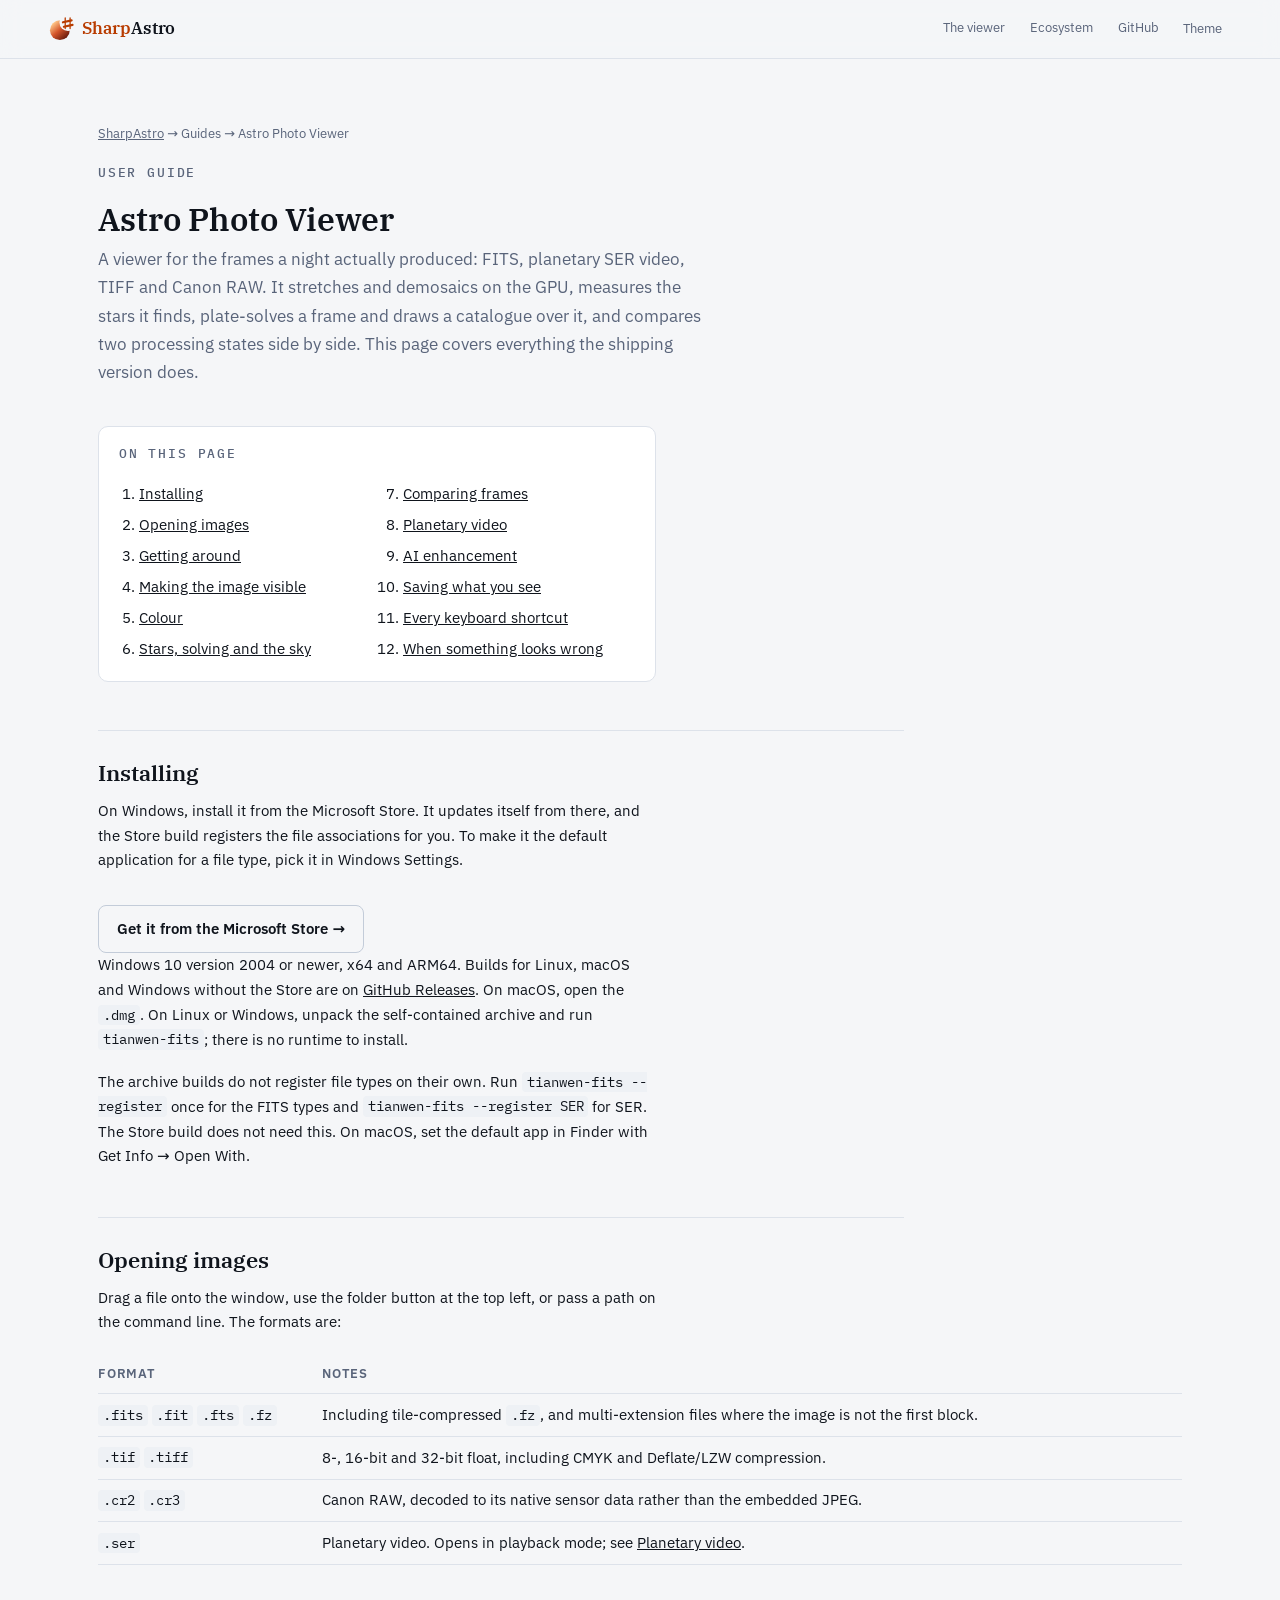
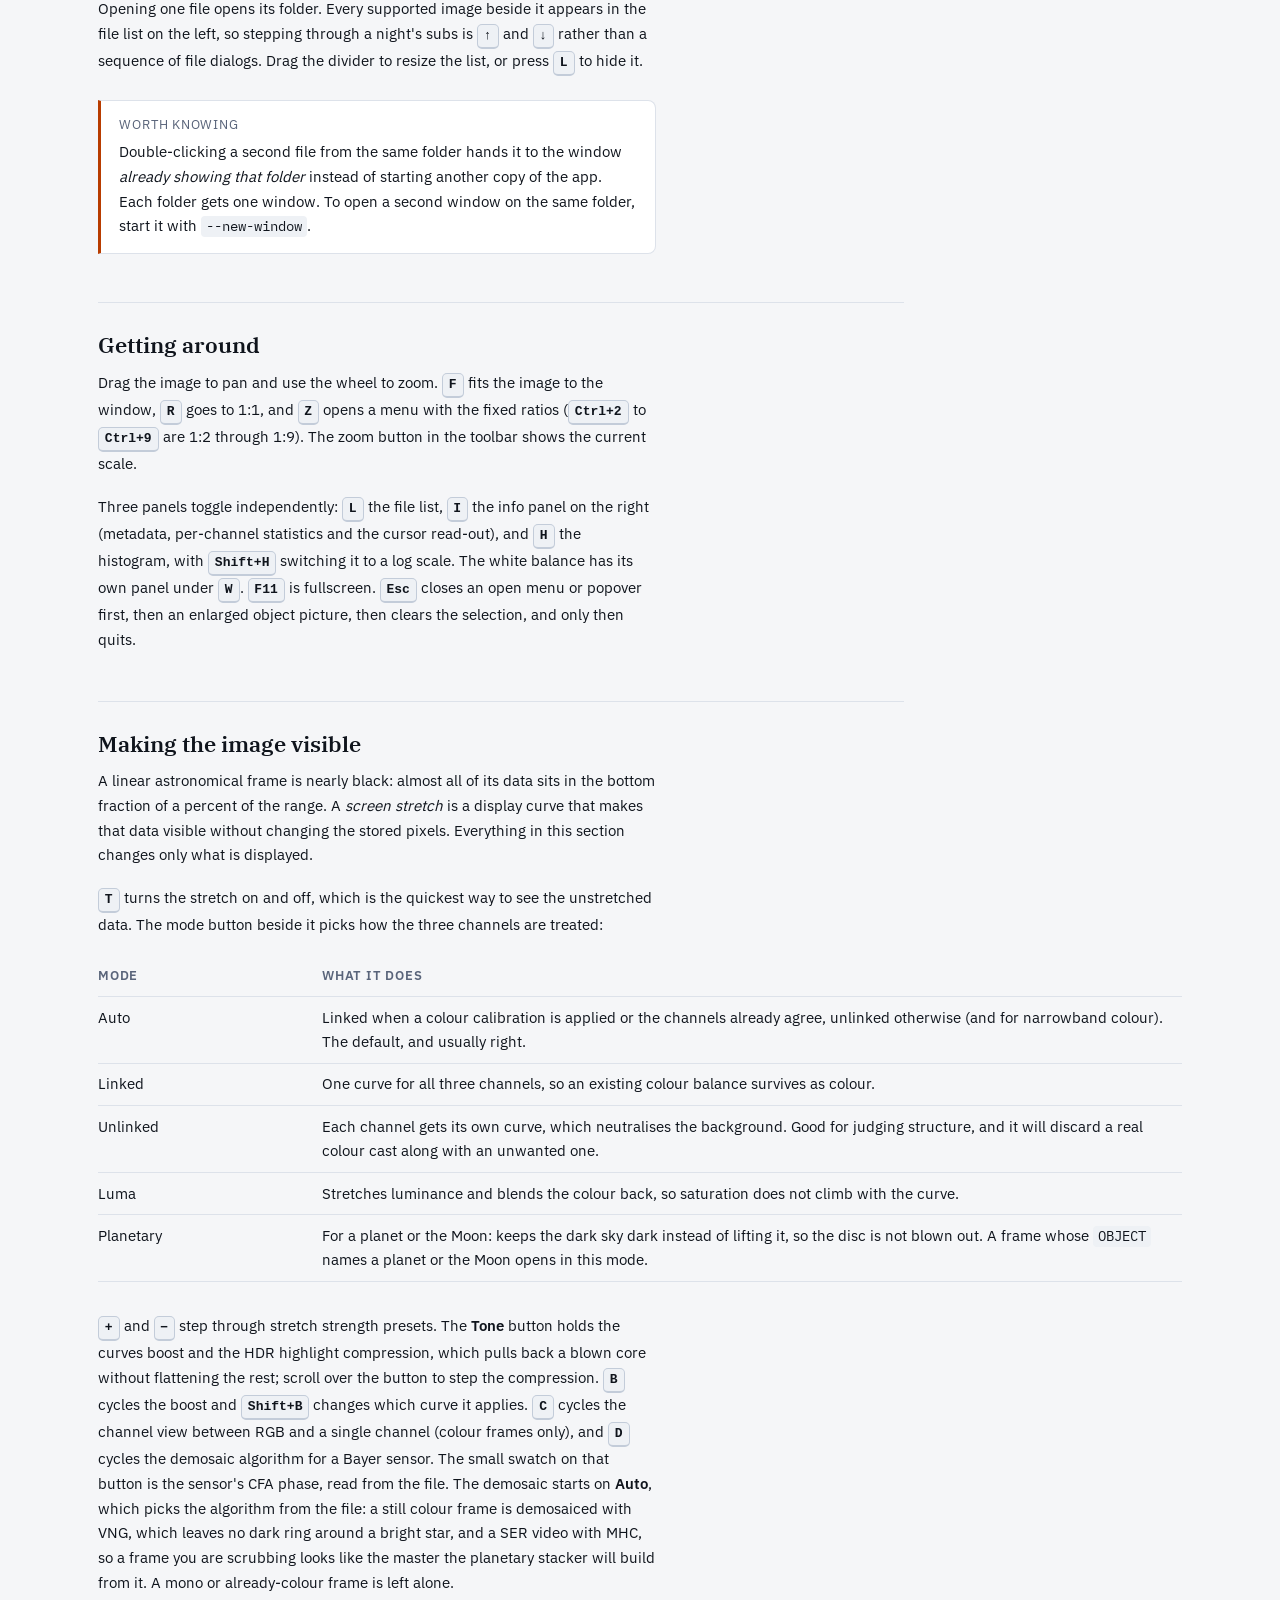
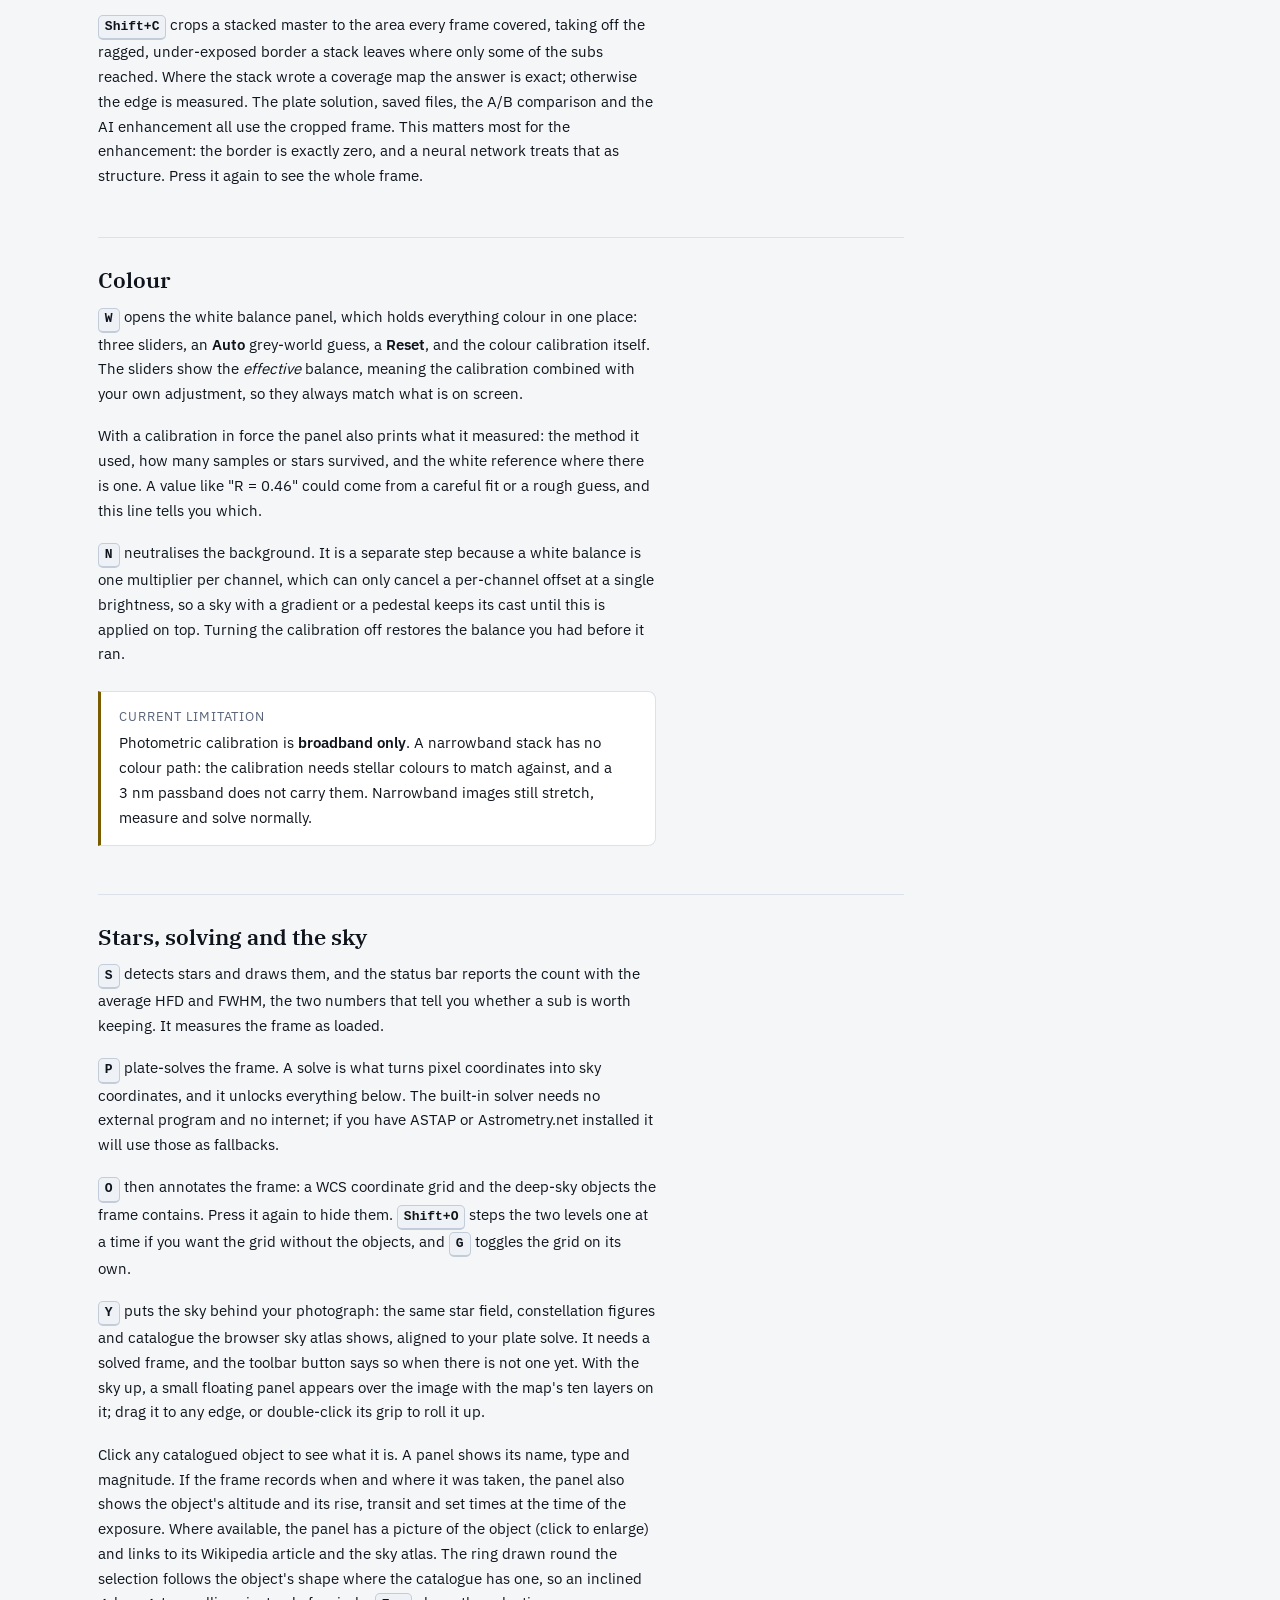
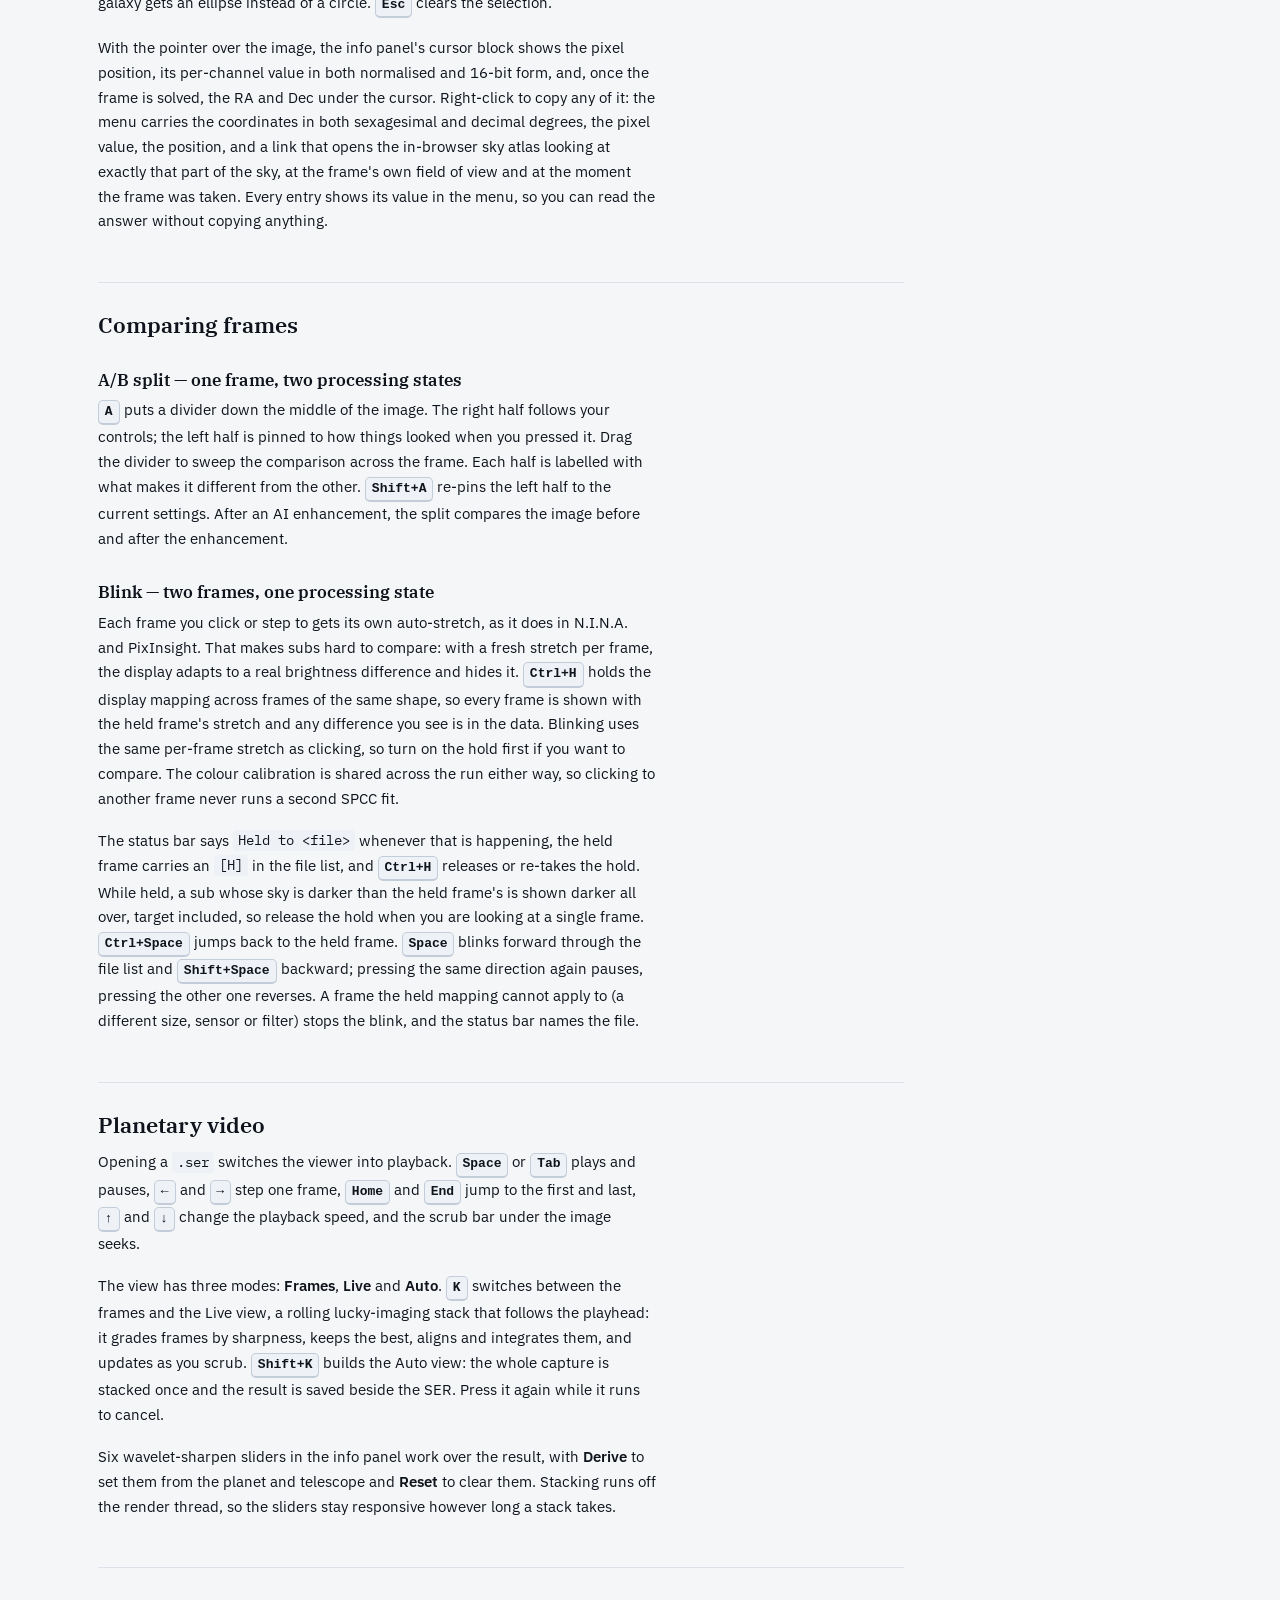
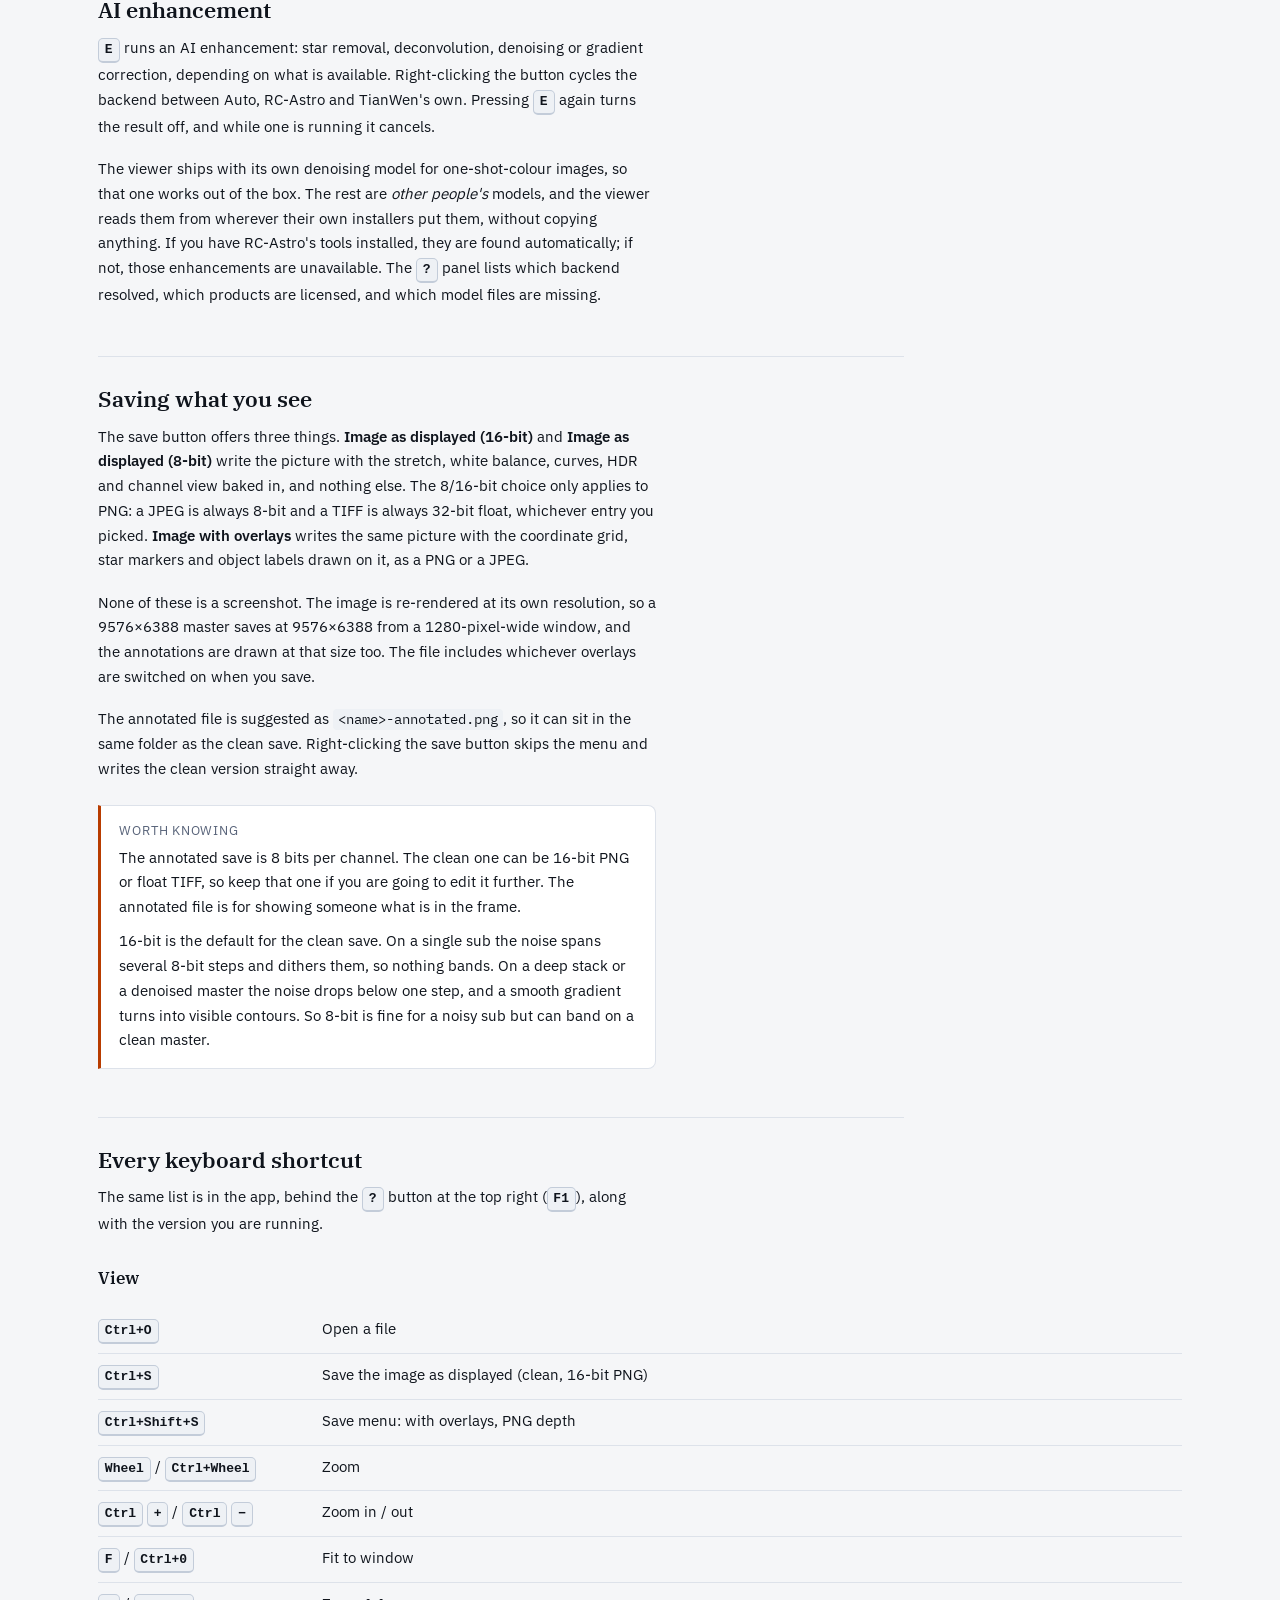
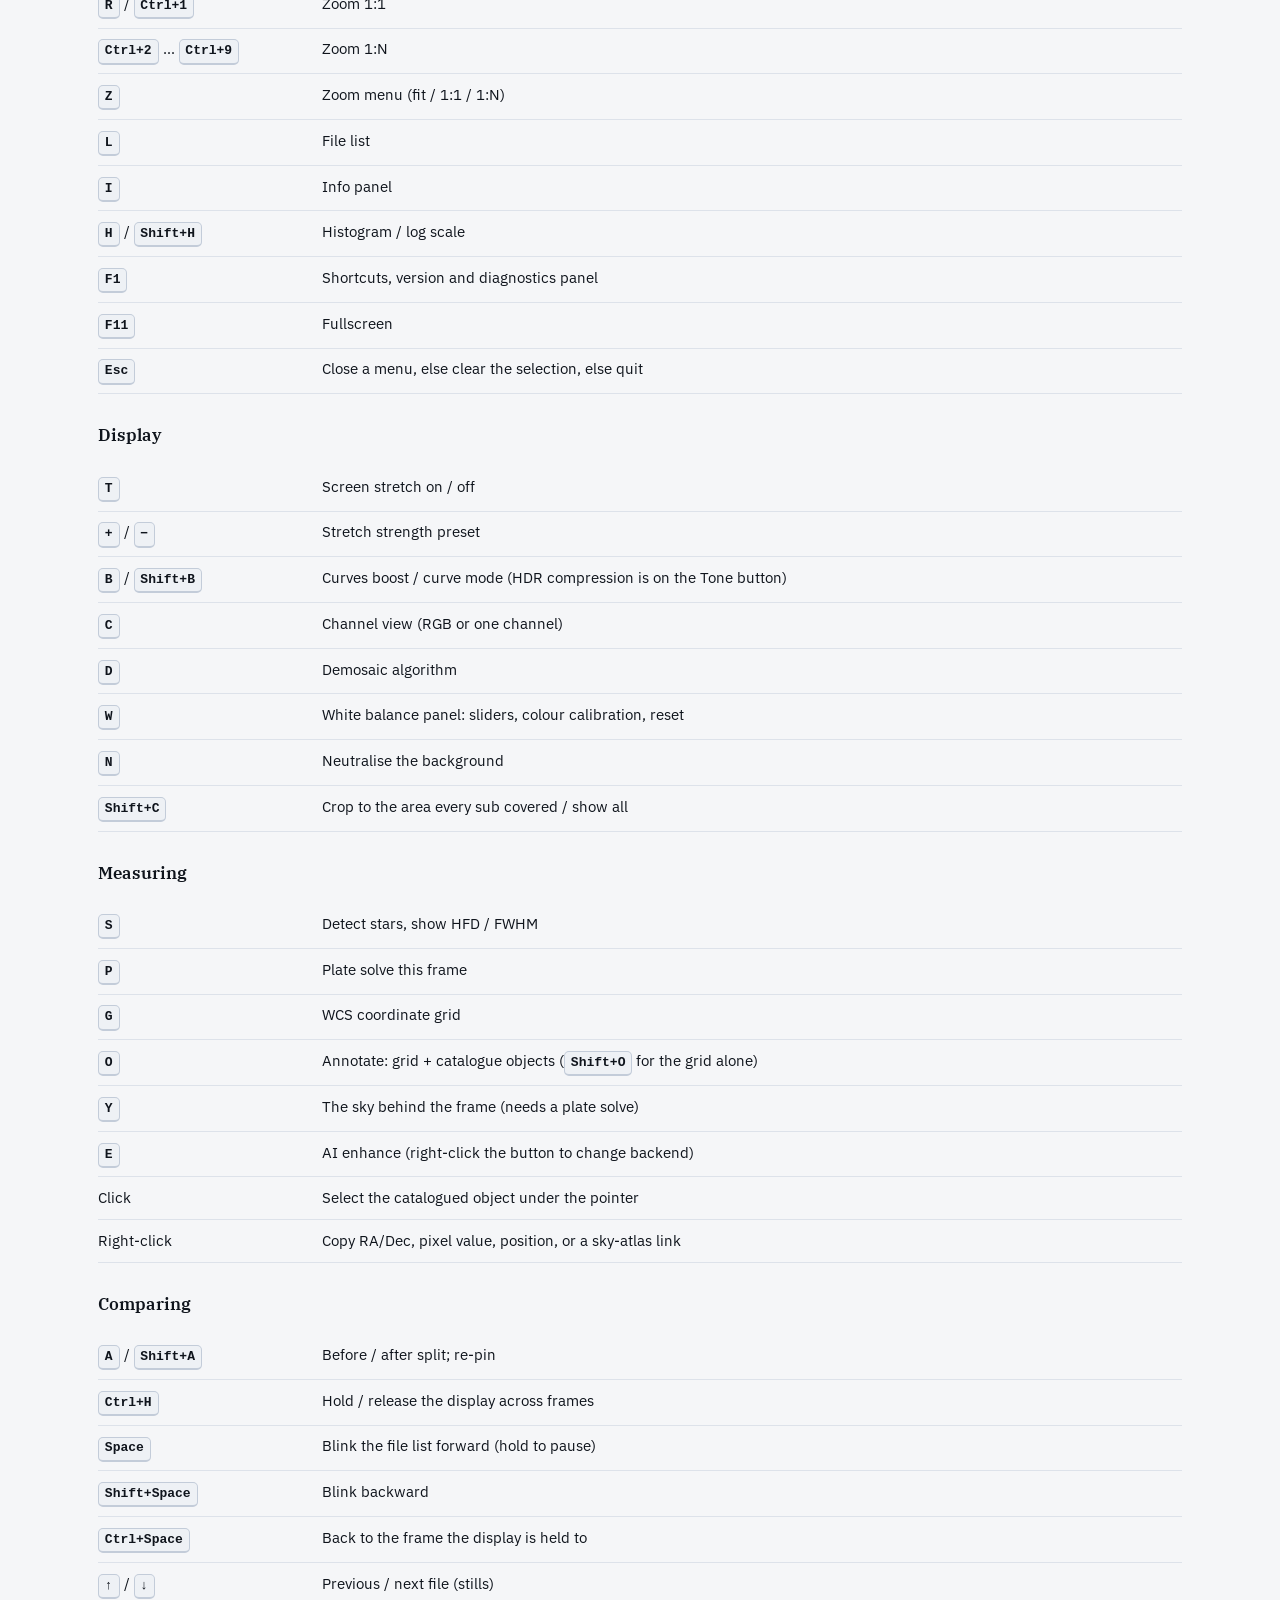
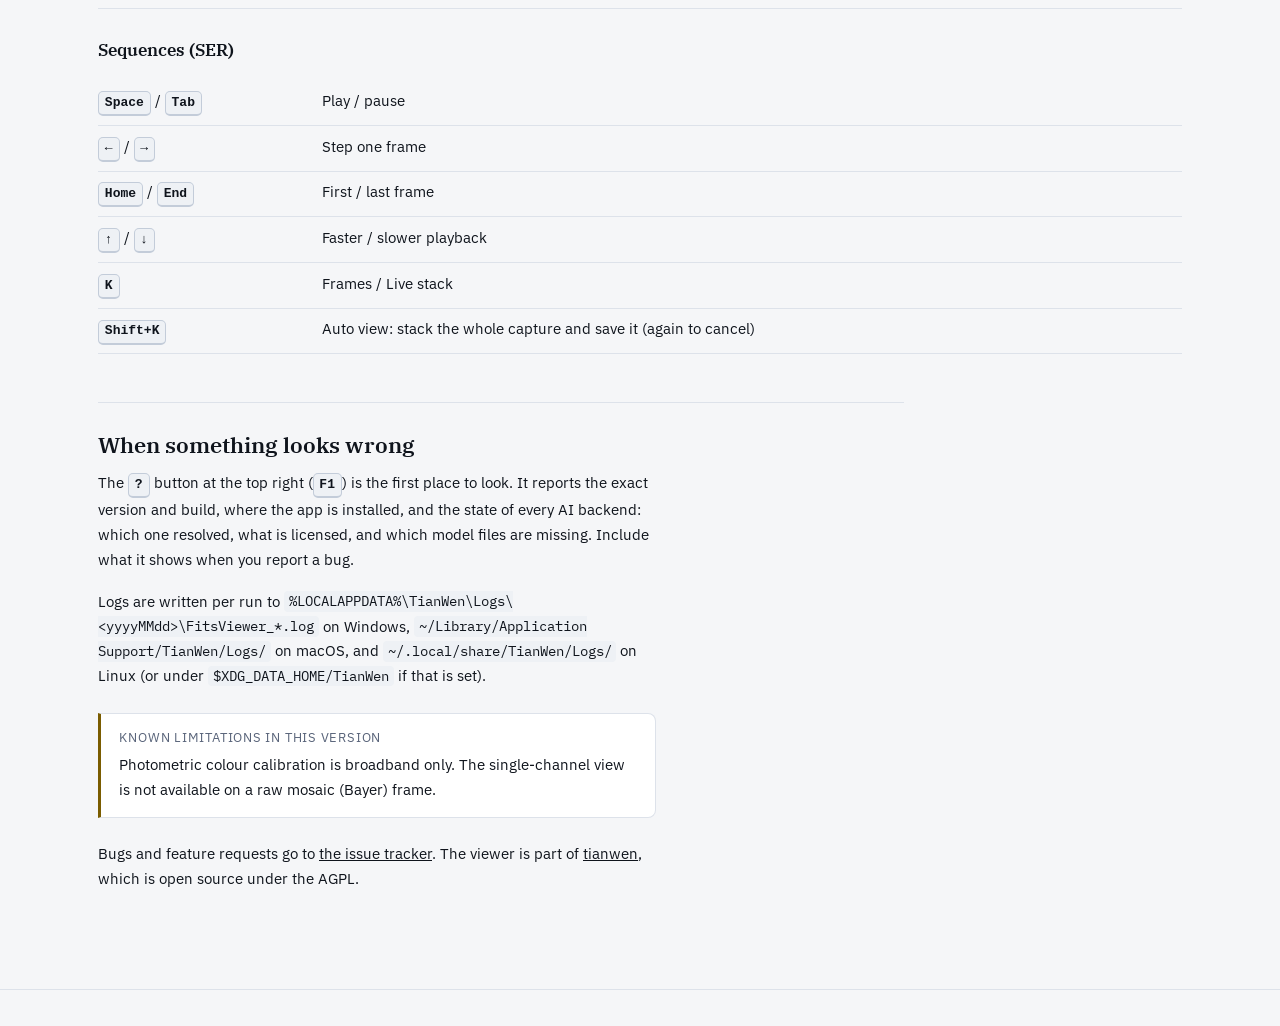
<file: guide/viewer.html>
<!DOCTYPE html>
<html lang="en">

<head>
    <meta charset="utf-8" />
    <meta name="viewport" content="width=device-width, initial-scale=1" />
    <title>Astro Photo Viewer — user guide — SharpAstro</title>
    <meta name="description"
          content="How to use Astro Photo Viewer: opening FITS, TIFF, Canon RAW and SER files, the screen stretch, colour calibration, plate solving, star measurement, the A/B split and blink comparison, planetary stacking, and every keyboard shortcut." />
    <link rel="canonical" href="https://sharpastro.github.io/guide/viewer.html" />

    <meta property="og:type" content="article" />
    <meta property="og:title" content="Astro Photo Viewer — user guide" />
    <meta property="og:description"
          content="Opening files, the screen stretch, colour calibration, plate solving, comparing frames, planetary stacking, and every keyboard shortcut." />
    <meta property="og:url" content="https://sharpastro.github.io/guide/viewer.html" />
    <meta property="og:image" content="https://sharpastro.github.io/assets/img/og-cover.jpg" />
    <meta property="og:image:width" content="1200" />
    <meta property="og:image:height" content="630" />
    <meta name="twitter:card" content="summary_large_image" />

    <!-- The smallest form of the mark: the sharp alone, since at 16 px the eclipsed moon and the
         sharp in its shadow bite run together. Night-mode orange, which reads on browser chrome of
         either colour. -->
    <link rel="icon" href="data:image/svg+xml,<svg xmlns=%22http://www.w3.org/2000/svg%22 viewBox=%2216.7 1.4 15 15%22><g fill=%22%23e04a00%22><rect x=%2220.4%22 y=%221.6%22 width=%221.6%22 height=%2214.6%22 rx=%22.8%22/><rect x=%2226.4%22 y=%221.6%22 width=%221.6%22 height=%2214.6%22 rx=%22.8%22/><g transform=%22rotate(-12 24.2 8.9)%22><rect x=%2217.4%22 y=%225.2%22 width=%2213.6%22 height=%222.7%22 rx=%221.35%22/><rect x=%2217.4%22 y=%2210.8%22 width=%2213.6%22 height=%222.7%22 rx=%221.35%22/></g></g></svg>" />

    <link rel="preload" href="../assets/fonts/plex-sans-400.woff2" as="font" type="font/woff2" crossorigin />
    <link rel="preload" href="../assets/fonts/plex-serif-600.woff2" as="font" type="font/woff2" crossorigin />
    <link rel="stylesheet" href="../assets/site.css" />
    <link rel="stylesheet" href="../assets/guide.css" />

    <!-- Applied before first paint so a chosen theme never flashes the other one. -->
    <script>
        (function () {
            try {
                var t = localStorage.getItem("sharpastro-theme");
                if (t === "light" || t === "dark") document.documentElement.setAttribute("data-theme", t);
            } catch (e) { /* private mode: fall through to the OS preference */ }
        })();
    </script>
</head>

<body>
    <header class="topbar">
        <a class="brand" href="/"><svg class="mark" viewBox="0 0 32 32" width="26" height="26" aria-hidden="true" focusable="false">
                <defs>
                    <linearGradient id="umbra" x1="0.15" y1="0.15" x2="0.85" y2="0.95">
                        <stop offset="0" stop-color="#ffc98a" />
                        <stop offset="0.45" stop-color="#d4552a" />
                        <stop offset="1" stop-color="#5c1409" />
                    </linearGradient>
                    <mask id="bite">
                        <rect width="32" height="32" fill="#fff" />
                        <circle cx="24.5" cy="8" r="10.4" fill="#000" />
                    </mask>
                </defs>
                <circle cx="14.6" cy="17.4" r="12.2" fill="url(#umbra)" mask="url(#bite)" />
                <g class="mark-sharp">
                    <rect x="20.4" y="1.6" width="1.6" height="14.6" rx="0.8" />
                    <rect x="26.4" y="1.6" width="1.6" height="14.6" rx="0.8" />
                    <g transform="rotate(-12 24.2 8.9)">
                        <rect x="17.4" y="5.2" width="13.6" height="2.7" rx="1.35" />
                        <rect x="17.4" y="10.8" width="13.6" height="2.7" rx="1.35" />
                    </g>
                </g>
            </svg>
            <span class="wordmark"><span class="sharp">Sharp</span>Astro</span></a>
        <nav>
            <a href="/#viewer" data-optional>The&nbsp;viewer</a>
            <a href="/#ecosystem">Ecosystem</a>
            <a href="https://github.com/SharpAstro/tianwen">GitHub</a>
            <button class="theme-toggle" type="button" id="theme-toggle" aria-label="Switch between the dark and light theme">
                Theme
            </button>
        </nav>
    </header>

    <main>
        <section class="guide">
            <div class="wrap">

                <p class="crumb"><a href="/">SharpAstro</a> &rarr; Guides &rarr; Astro Photo Viewer</p>

                <p class="eyebrow">User guide</p>
                <h1>Astro Photo Viewer</h1>
                <p class="lede">
                    A viewer for the frames a night actually produced: FITS, planetary SER video, TIFF
                    and Canon RAW. It stretches and demosaics on the GPU, measures the stars it finds,
                    plate-solves a frame and draws a catalogue over it, and compares two processing
                    states side by side. This page covers everything the shipping version does.
                </p>

                <nav class="toc" aria-label="Contents">
                    <p class="eyebrow">On this page</p>
                    <ol>
                        <li><a href="#install">Installing</a></li>
                        <li><a href="#opening">Opening images</a></li>
                        <li><a href="#moving">Getting around</a></li>
                        <li><a href="#stretch">Making the image visible</a></li>
                        <li><a href="#colour">Colour</a></li>
                        <li><a href="#measuring">Stars, solving and the sky</a></li>
                        <li><a href="#comparing">Comparing frames</a></li>
                        <li><a href="#planetary">Planetary video</a></li>
                        <li><a href="#enhance">AI enhancement</a></li>
                        <li><a href="#saving">Saving what you see</a></li>
                        <li><a href="#keys">Every keyboard shortcut</a></li>
                        <li><a href="#trouble">When something looks wrong</a></li>
                    </ol>
                </nav>

                <h2 id="install">Installing</h2>
                <p>
                    On Windows, install it from the Microsoft Store. It updates itself from there, and
                    the Store build registers the file associations for you. To make it the default
                    application for a file type, pick it in Windows Settings.
                </p>
                <div class="cta-row">
                    <a class="btn btn-ghost" href="https://apps.microsoft.com/detail/9pmdzp16tgbg">Get it from the Microsoft Store &rarr;</a>
                </div>
                <p class="detail">
                    Windows&nbsp;10 version&nbsp;2004 or newer, x64 and ARM64. Builds for Linux, macOS
                    and Windows without the Store are on
                    <a href="https://github.com/SharpAstro/tianwen/releases">GitHub Releases</a>.
                    On macOS, open the <code>.dmg</code>. On Linux or Windows, unpack the
                    self-contained archive and run <code>tianwen-fits</code>; there is no runtime to
                    install.
                </p>
                <p class="detail">
                    The archive builds do not register file types on their own. Run
                    <code>tianwen-fits --register</code> once for the FITS types and
                    <code>tianwen-fits --register SER</code> for SER. The Store build does not need
                    this. On macOS, set the default app in Finder with Get Info &rarr; Open With.
                </p>

                <h2 id="opening">Opening images</h2>
                <p>
                    Drag a file onto the window, use the folder button at the top left, or pass a path
                    on the command line. The formats are:
                </p>
                <table>
                    <thead>
                        <tr><th>Format</th><th>Notes</th></tr>
                    </thead>
                    <tbody>
                        <tr>
                            <td><code>.fits</code> <code>.fit</code> <code>.fts</code> <code>.fz</code></td>
                            <td>Including tile-compressed <code>.fz</code>, and multi-extension files where the image is not the first block.</td>
                        </tr>
                        <tr>
                            <td><code>.tif</code> <code>.tiff</code></td>
                            <td>8-, 16-bit and 32-bit float, including CMYK and Deflate/LZW compression.</td>
                        </tr>
                        <tr>
                            <td><code>.cr2</code> <code>.cr3</code></td>
                            <td>Canon RAW, decoded to its native sensor data rather than the embedded JPEG.</td>
                        </tr>
                        <tr>
                            <td><code>.ser</code></td>
                            <td>Planetary video. Opens in playback mode; see <a href="#planetary">Planetary video</a>.</td>
                        </tr>
                    </tbody>
                </table>
                <p>
                    Opening one file opens its folder. Every supported image beside it
                    appears in the file list on the left, so stepping through a night's subs is
                    <kbd>&uarr;</kbd> and <kbd>&darr;</kbd> rather than a sequence of file dialogs. Drag
                    the divider to resize the list, or press <kbd>L</kbd> to hide it.
                </p>
                <div class="callout">
                    <span class="label">Worth knowing</span>
                    <p>
                        Double-clicking a second file from the same folder hands it to the window
                        <em>already showing that folder</em> instead of starting another copy of the
                        app. Each folder gets one window. To open a second window on the same folder,
                        start it with <code>--new-window</code>.
                    </p>
                </div>

                <h2 id="moving">Getting around</h2>
                <p>
                    Drag the image to pan and use the wheel to zoom. <kbd>F</kbd> fits the image to the
                    window, <kbd>R</kbd> goes to 1:1, and <kbd>Z</kbd> opens a menu with the fixed
                    ratios (<kbd>Ctrl+2</kbd> to <kbd>Ctrl+9</kbd> are 1:2 through
                    1:9). The zoom button in the toolbar shows the current scale.
                </p>
                <p>
                    Three panels toggle independently: <kbd>L</kbd> the file list, <kbd>I</kbd> the info
                    panel on the right (metadata, per-channel statistics and the cursor read-out), and
                    <kbd>H</kbd> the histogram, with <kbd>Shift+H</kbd> switching it to a log scale. The
                    white balance has its own panel under <kbd>W</kbd>. <kbd>F11</kbd> is fullscreen.
                    <kbd>Esc</kbd> closes an open menu or popover first, then an enlarged object picture,
                    then clears the selection, and only then quits.
                </p>

                <h2 id="stretch">Making the image visible</h2>
                <p>
                    A linear astronomical frame is nearly black: almost all of its data sits in the
                    bottom fraction of a percent of the range. A <em>screen stretch</em> is a display
                    curve that makes that data visible without changing the stored pixels. Everything in
                    this section changes only what is displayed.
                </p>
                <p>
                    <kbd>T</kbd> turns the stretch on and off, which is the quickest way to see the
                    unstretched data. The mode button beside it picks how the three channels are
                    treated:
                </p>
                <table>
                    <thead>
                        <tr><th>Mode</th><th>What it does</th></tr>
                    </thead>
                    <tbody>
                        <tr><td>Auto</td><td>Linked when a colour calibration is applied or the channels already agree, unlinked otherwise (and for narrowband colour). The default, and usually right.</td></tr>
                        <tr><td>Linked</td><td>One curve for all three channels, so an existing colour balance survives as colour.</td></tr>
                        <tr><td>Unlinked</td><td>Each channel gets its own curve, which neutralises the background. Good for judging structure, and it will discard a real colour cast along with an unwanted one.</td></tr>
                        <tr><td>Luma</td><td>Stretches luminance and blends the colour back, so saturation does not climb with the curve.</td></tr>
                        <tr><td>Planetary</td><td>For a planet or the Moon: keeps the dark sky dark instead of lifting it, so the disc is not blown out. A frame whose <code>OBJECT</code> names a planet or the Moon opens in this mode.</td></tr>
                    </tbody>
                </table>
                <p>
                    <kbd>+</kbd> and <kbd>&minus;</kbd> step through stretch strength presets.
                    The <strong>Tone</strong> button holds the curves boost and the HDR highlight
                    compression, which pulls back a blown core without flattening the rest; scroll over
                    the button to step the compression. <kbd>B</kbd> cycles the boost and
                    <kbd>Shift+B</kbd> changes which curve it applies. <kbd>C</kbd> cycles the channel view between
                    RGB and a single channel (colour frames only), and <kbd>D</kbd> cycles the demosaic algorithm for a Bayer
                    sensor. The small swatch on that button is the sensor's CFA phase, read from the
                    file. The demosaic starts on <strong>Auto</strong>, which picks the algorithm from
                    the file: a still colour frame is demosaiced with
                    VNG, which leaves no dark ring around a bright star, and a SER video with MHC, so a
                    frame you are scrubbing looks like the master the planetary stacker will build from
                    it. A mono or already-colour frame is left alone.
                </p>
                <p>
                    <kbd>Shift+C</kbd> crops a stacked master to the area every frame covered,
                    taking off the ragged, under-exposed border a stack leaves where only some of the
                    subs reached. Where the stack wrote a coverage map the answer is exact; otherwise the
                    edge is measured. The plate solution, saved files, the A/B comparison and the AI
                    enhancement all use the cropped frame. This matters most for the enhancement: the
                    border is exactly zero, and a neural network treats that as structure. Press it again
                    to see the whole frame.
                </p>

                <h2 id="colour">Colour</h2>
                <p>
                    <kbd>W</kbd> opens the white balance panel, which holds everything colour in one
                    place: three sliders, an <strong>Auto</strong> grey-world guess, a <strong>Reset</strong>,
                    and the colour calibration itself. The sliders show the <em>effective</em> balance,
                    meaning the calibration combined with your own adjustment, so they always match what
                    is on screen.
                </p>
                <p>
                    With a calibration in force the panel also prints what it measured: the method it
                    used, how many samples or stars survived, and the white reference where there is one.
                    A value like "R = 0.46" could come from a careful fit or a rough guess, and this line
                    tells you which.
                </p>
                <p>
                    <kbd>N</kbd> neutralises the background. It is a separate step because a white
                    balance is one multiplier per channel, which can only cancel a
                    per-channel offset at a single brightness, so a sky with a gradient or a pedestal
                    keeps its cast until this is applied on top. Turning the calibration off restores the
                    balance you had before it ran.
                </p>
                <div class="callout limit">
                    <span class="label">Current limitation</span>
                    <p>
                        Photometric calibration is <strong>broadband only</strong>. A narrowband stack has
                        no colour path: the calibration needs stellar colours to match against, and a
                        3&nbsp;nm passband does not carry them. Narrowband images still stretch, measure
                        and solve normally.
                    </p>
                </div>

                <h2 id="measuring">Stars, solving and the sky</h2>
                <p>
                    <kbd>S</kbd> detects stars and draws them, and the status bar reports the count with
                    the average HFD and FWHM, the two numbers that tell you whether a sub is worth
                    keeping. It measures the frame as loaded.
                </p>
                <p>
                    <kbd>P</kbd> plate-solves the frame. A solve is what turns pixel coordinates into sky
                    coordinates, and it unlocks everything below. The built-in solver needs no external
                    program and no internet; if you have ASTAP or Astrometry.net installed it will use
                    those as fallbacks.
                </p>
                <p>
                    <kbd>O</kbd> then annotates the frame: a WCS coordinate grid and the deep-sky objects
                    the frame contains. Press it again to hide them.
                    <kbd>Shift+O</kbd> steps the two levels one at a time if you want the grid without the
                    objects, and <kbd>G</kbd> toggles the grid on its own.
                </p>
                <p>
                    <kbd>Y</kbd> puts the sky behind your photograph: the same star field, constellation
                    figures and catalogue the browser sky atlas shows, aligned to your plate solve. It
                    needs a solved frame, and the toolbar button says so when there is not one yet. With
                    the sky up, a small floating panel appears over the image with the map's ten layers on
                    it; drag it to any edge, or double-click its grip to roll it up.
                </p>
                <p>
                    Click any catalogued object to see what it is. A panel shows its name, type and
                    magnitude. If the frame records when and where it was taken, the panel also shows the
                    object's altitude and its rise, transit and set times at the time of the exposure.
                    Where available, the panel has a picture of the object (click to enlarge) and links
                    to its Wikipedia article and the sky atlas.
                    The ring drawn round the selection follows the object's shape where the catalogue has
                    one, so an inclined galaxy gets an ellipse instead of a circle.
                    <kbd>Esc</kbd> clears the selection.
                </p>
                <p>
                    With the pointer over the image, the info panel's cursor block shows the pixel
                    position, its per-channel value in both normalised and 16-bit form, and, once the
                    frame is solved, the RA and Dec under the cursor. Right-click to copy any of it: the
                    menu carries the coordinates in both sexagesimal and decimal
                    degrees, the pixel value, the position, and a link that opens the in-browser sky
                    atlas looking at exactly that part of the sky, at the frame's own field of view and
                    at the moment the frame was taken. Every entry shows its value in the menu, so you
                    can read the answer without copying anything.
                </p>

                <h2 id="comparing">Comparing frames</h2>
                <h3>A/B split &mdash; one frame, two processing states</h3>
                <p>
                    <kbd>A</kbd> puts a divider down the middle of the image. The right half follows your
                    controls; the left half is pinned to how things looked when you pressed it. Drag the
                    divider to sweep the comparison across the frame. Each half is labelled with what
                    makes it different from the other.
                    <kbd>Shift+A</kbd> re-pins the left half to the current settings. After an AI
                    enhancement, the split compares the image before and after the enhancement.
                </p>
                <h3>Blink &mdash; two frames, one processing state</h3>
                <p>
                    Each frame you click or step to gets its own auto-stretch, as it does
                    in N.I.N.A. and PixInsight. That makes subs hard to compare: with a fresh stretch per
                    frame, the display adapts to a real brightness difference and hides it.
                    <kbd>Ctrl+H</kbd> holds the display mapping across frames of the same shape, so
                    every frame is shown with the held frame's stretch and any difference you see is in
                    the data. Blinking uses the same per-frame stretch as clicking, so turn on the hold
                    first if you want to compare. The colour calibration is shared across the run either
                    way, so clicking to another frame never runs a second SPCC fit.
                </p>
                <p>
                    The status bar says <code>Held to &lt;file&gt;</code> whenever that is happening, the
                    held frame carries an <code>[H]</code> in the file list, and
                    <kbd>Ctrl+H</kbd> releases or re-takes the hold. While held, a sub whose sky is darker
                    than the held frame's is shown darker all over, target included, so release the hold
                    when you are looking at a single frame.
                    <kbd>Ctrl+Space</kbd> jumps back to the held frame.
                    <kbd>Space</kbd> blinks forward through the file list and
                    <kbd>Shift+Space</kbd> backward; pressing the same direction again pauses,
                    pressing the other one reverses. A frame the held mapping cannot apply to (a
                    different size, sensor or filter) stops the blink, and the status bar names the file.
                </p>

                <h2 id="planetary">Planetary video</h2>
                <p>
                    Opening a <code>.ser</code> switches the viewer into playback. <kbd>Space</kbd> or
                    <kbd>Tab</kbd> plays and pauses, <kbd>&larr;</kbd> and <kbd>&rarr;</kbd> step one
                    frame, <kbd>Home</kbd> and <kbd>End</kbd> jump to the first and last,
                    <kbd>&uarr;</kbd> and <kbd>&darr;</kbd> change the playback speed, and the scrub bar
                    under the image seeks.
                </p>
                <p>
                    The view has three modes: <strong>Frames</strong>, <strong>Live</strong> and
                    <strong>Auto</strong>. <kbd>K</kbd> switches between the frames and the Live view, a
                    rolling lucky-imaging stack that follows the playhead: it grades frames by sharpness,
                    keeps the best, aligns and integrates them, and updates as you scrub.
                    <kbd>Shift+K</kbd> builds the Auto view: the whole capture is stacked once and the
                    result is saved beside the SER. Press it again while it runs to cancel.
                </p>
                <p>
                    Six wavelet-sharpen sliders in the info panel work over the result, with
                    <strong>Derive</strong> to set them from the planet and telescope and
                    <strong>Reset</strong> to clear them. Stacking runs off the render thread, so the
                    sliders stay responsive however long a stack takes.
                </p>

                <h2 id="enhance">AI enhancement</h2>
                <p>
                    <kbd>E</kbd> runs an AI enhancement: star removal, deconvolution, denoising or
                    gradient correction, depending on what is available. Right-clicking the button cycles
                    the backend between Auto, RC-Astro and TianWen's own. Pressing <kbd>E</kbd> again turns the result off, and while
                    one is running it cancels.
                </p>
                <p>
                    The viewer ships with its own denoising model for one-shot-colour images, so that one
                    works out of the box. The rest are <em>other people's</em> models, and the viewer
                    reads them from wherever their own installers put them, without copying anything.
                    If you have RC-Astro's tools installed, they are found automatically; if not, those
                    enhancements are unavailable. The
                    <kbd>?</kbd> panel lists which backend resolved, which products are licensed, and
                    which model files are missing.
                </p>

                <h2 id="saving">Saving what you see</h2>
                <p>
                    The save button offers three things. <strong>Image as displayed (16-bit)</strong>
                    and <strong>Image as displayed (8-bit)</strong> write the picture with the stretch,
                    white balance, curves, HDR and channel view baked in, and nothing else. The 8/16-bit
                    choice only applies to PNG: a JPEG is always 8-bit and a TIFF is always 32-bit
                    float, whichever entry you picked.
                    <strong>Image with overlays</strong> writes the same picture with the coordinate
                    grid, star markers and object labels drawn on it, as a PNG or a JPEG.
                </p>
                <p>
                    None of these is a screenshot. The image is re-rendered at its own resolution, so a
                    9576&times;6388 master saves at 9576&times;6388 from a 1280-pixel-wide window, and
                    the annotations are drawn at that size too. The file includes whichever overlays are
                    switched on when you save.
                </p>
                <p>
                    The annotated file is suggested as <code>&lt;name&gt;-annotated.png</code>, so it can
                    sit in the same folder as the clean save. Right-clicking the save button skips the
                    menu and writes the clean version straight away.
                </p>
                <div class="callout">
                    <span class="label">Worth knowing</span>
                    <p>
                        The annotated save is 8 bits per channel. The clean one can be 16-bit PNG or float
                        TIFF, so keep that one if you are going to edit it further. The annotated file
                        is for showing someone what is in the frame.
                    </p>
                    <p>
                        16-bit is the default for the clean save. On a single sub the noise spans several
                        8-bit steps and dithers them, so nothing bands. On a deep stack or a denoised
                        master the noise drops below one step, and a smooth gradient turns into visible
                        contours. So 8-bit is fine for a noisy sub but can band on a clean master.
                    </p>
                </div>

                <h2 id="keys">Every keyboard shortcut</h2>
                <p>
                    The same list is in the app, behind the <kbd>?</kbd> button at the top right
                    (<kbd>F1</kbd>), along with the version you are running.
                </p>

                <h3>View</h3>
                <table>
                    <tbody>
                        <tr><td><kbd>Ctrl+O</kbd></td><td>Open a file</td></tr>
                        <tr><td><kbd>Ctrl+S</kbd></td><td>Save the image as displayed (clean, 16-bit PNG)</td></tr>
                        <tr><td><kbd>Ctrl+Shift+S</kbd></td><td>Save menu: with overlays, PNG depth</td></tr>
                        <tr><td><kbd>Wheel</kbd> / <kbd>Ctrl+Wheel</kbd></td><td>Zoom</td></tr>
                        <tr><td><kbd>Ctrl</kbd>&nbsp;<kbd>+</kbd> / <kbd>Ctrl</kbd>&nbsp;<kbd>&minus;</kbd></td><td>Zoom in / out</td></tr>
                        <tr><td><kbd>F</kbd> / <kbd>Ctrl+0</kbd></td><td>Fit to window</td></tr>
                        <tr><td><kbd>R</kbd> / <kbd>Ctrl+1</kbd></td><td>Zoom 1:1</td></tr>
                        <tr><td><kbd>Ctrl+2</kbd> &hellip; <kbd>Ctrl+9</kbd></td><td>Zoom 1:N</td></tr>
                        <tr><td><kbd>Z</kbd></td><td>Zoom menu (fit / 1:1 / 1:N)</td></tr>
                        <tr><td><kbd>L</kbd></td><td>File list</td></tr>
                        <tr><td><kbd>I</kbd></td><td>Info panel</td></tr>
                        <tr><td><kbd>H</kbd> / <kbd>Shift+H</kbd></td><td>Histogram / log scale</td></tr>
                        <tr><td><kbd>F1</kbd></td><td>Shortcuts, version and diagnostics panel</td></tr>
                        <tr><td><kbd>F11</kbd></td><td>Fullscreen</td></tr>
                        <tr><td><kbd>Esc</kbd></td><td>Close a menu, else clear the selection, else quit</td></tr>
                    </tbody>
                </table>

                <h3>Display</h3>
                <table>
                    <tbody>
                        <tr><td><kbd>T</kbd></td><td>Screen stretch on / off</td></tr>
                        <tr><td><kbd>+</kbd> / <kbd>&minus;</kbd></td><td>Stretch strength preset</td></tr>
                        <tr><td><kbd>B</kbd> / <kbd>Shift+B</kbd></td><td>Curves boost / curve mode (HDR compression is on the Tone button)</td></tr>
                        <tr><td><kbd>C</kbd></td><td>Channel view (RGB or one channel)</td></tr>
                        <tr><td><kbd>D</kbd></td><td>Demosaic algorithm</td></tr>
                        <tr><td><kbd>W</kbd></td><td>White balance panel: sliders, colour calibration, reset</td></tr>
                        <tr><td><kbd>N</kbd></td><td>Neutralise the background</td></tr>
                        <tr><td><kbd>Shift+C</kbd></td><td>Crop to the area every sub covered / show all</td></tr>
                    </tbody>
                </table>

                <h3>Measuring</h3>
                <table>
                    <tbody>
                        <tr><td><kbd>S</kbd></td><td>Detect stars, show HFD / FWHM</td></tr>
                        <tr><td><kbd>P</kbd></td><td>Plate solve this frame</td></tr>
                        <tr><td><kbd>G</kbd></td><td>WCS coordinate grid</td></tr>
                        <tr><td><kbd>O</kbd></td><td>Annotate: grid + catalogue objects (<kbd>Shift+O</kbd> for the grid alone)</td></tr>
                        <tr><td><kbd>Y</kbd></td><td>The sky behind the frame (needs a plate solve)</td></tr>
                        <tr><td><kbd>E</kbd></td><td>AI enhance (right-click the button to change backend)</td></tr>
                        <tr><td>Click</td><td>Select the catalogued object under the pointer</td></tr>
                        <tr><td>Right-click</td><td>Copy RA/Dec, pixel value, position, or a sky-atlas link</td></tr>
                    </tbody>
                </table>

                <h3>Comparing</h3>
                <table>
                    <tbody>
                        <tr><td><kbd>A</kbd> / <kbd>Shift+A</kbd></td><td>Before / after split; re-pin</td></tr>
                        <tr><td><kbd>Ctrl+H</kbd></td><td>Hold / release the display across frames</td></tr>
                        <tr><td><kbd>Space</kbd></td><td>Blink the file list forward (hold to pause)</td></tr>
                        <tr><td><kbd>Shift+Space</kbd></td><td>Blink backward</td></tr>
                        <tr><td><kbd>Ctrl+Space</kbd></td><td>Back to the frame the display is held to</td></tr>
                        <tr><td><kbd>&uarr;</kbd> / <kbd>&darr;</kbd></td><td>Previous / next file (stills)</td></tr>
                    </tbody>
                </table>

                <h3>Sequences (SER)</h3>
                <table>
                    <tbody>
                        <tr><td><kbd>Space</kbd> / <kbd>Tab</kbd></td><td>Play / pause</td></tr>
                        <tr><td><kbd>&larr;</kbd> / <kbd>&rarr;</kbd></td><td>Step one frame</td></tr>
                        <tr><td><kbd>Home</kbd> / <kbd>End</kbd></td><td>First / last frame</td></tr>
                        <tr><td><kbd>&uarr;</kbd> / <kbd>&darr;</kbd></td><td>Faster / slower playback</td></tr>
                        <tr><td><kbd>K</kbd></td><td>Frames / Live stack</td></tr>
                        <tr><td><kbd>Shift+K</kbd></td><td>Auto view: stack the whole capture and save it (again to cancel)</td></tr>
                    </tbody>
                </table>

                <h2 id="trouble">When something looks wrong</h2>
                <p>
                    The <kbd>?</kbd> button at the top right (<kbd>F1</kbd>) is the first place to look. It reports the
                    exact version and build, where the app is installed, and the state of every AI
                    backend: which one resolved, what is licensed, and which model files are missing.
                    Include what it shows when you report a bug.
                </p>
                <p>
                    Logs are written per run to
                    <code>%LOCALAPPDATA%\TianWen\Logs\&lt;yyyyMMdd&gt;\FitsViewer_*.log</code> on Windows,
                    <code>~/Library/Application Support/TianWen/Logs/</code> on macOS, and
                    <code>~/.local/share/TianWen/Logs/</code> on Linux (or under
                    <code>$XDG_DATA_HOME/TianWen</code> if that is set).
                </p>
                <div class="callout limit">
                    <span class="label">Known limitations in this version</span>
                    <p>
                        Photometric colour calibration is broadband only. The single-channel view is not
                        available on a raw mosaic (Bayer) frame.
                    </p>
                </div>
                <p>
                    Bugs and feature requests go to
                    <a href="https://github.com/SharpAstro/tianwen/issues">the issue tracker</a>. The
                    viewer is part of <a href="https://github.com/SharpAstro/tianwen">tianwen</a>, which
                    is open source under the AGPL.
                </p>

            </div>
        </section>
    </main>

    <footer>
        <div class="wrap footer-grid">
            <p>
                <a href="https://github.com/SharpAstro">github.com/SharpAstro</a>
            </p>
            <p>
                <code>tianwen</code> is <a href="https://github.com/SharpAstro/tianwen/blob/main/LICENSE">AGPL-3.0-or-later</a>, with an <a href="https://github.com/SharpAstro/tianwen/blob/main/LICENSE.EXCEPTION">additional permission</a> for linking proprietary vendor SDKs. The general-purpose libraries are MIT.
            </p>
        </div>
    </footer>

    <script>
        (function () {
            var btn = document.getElementById("theme-toggle");
            if (!btn) return;
            btn.addEventListener("click", function () {
                var explicit = document.documentElement.getAttribute("data-theme");
                var current = explicit
                    || (window.matchMedia("(prefers-color-scheme: light)").matches ? "light" : "dark");
                var next = current === "dark" ? "light" : "dark";
                document.documentElement.setAttribute("data-theme", next);
                try { localStorage.setItem("sharpastro-theme", next); } catch (e) { /* private mode */ }
            });
        })();
    </script>
</body>

</html>
</file>
<file: assets/site.css>
/* SharpAstro org site.

   Two themes, both drawn from the subject rather than from a mood board:
   - dark  = the sky at astronomical twilight. Not pure black; a real dark sky is blue-black,
             and every neutral here is biased the same way so the greys read as chosen.
   - light = a photographic survey plate. Plates are negatives, so the light theme is ink on a
             cool near-white, NOT cream -- the warm-paper-and-serif look is somebody else's site.

   The accent is not invented: it is the orange of the logo's sharp (--mark), in the shades the
   TianWen GUI and the in-browser app use as their accent (#ff5e00 on dark, #b83c00 on light, where
   the logo's own #e04a00 is about 4:1 on white). Site and product are one system. It was a teal
   until the product's accent moved to the logo's orange. The accent is the colour of the primary
   action, so the live-demo call to action is drawn in it; the amber is a warning's colour (a
   guide's "this is a real limit" callout) and sits towards yellow so it is not read as the accent.

   Everything is styled through the tokens; the media query and the [data-theme] overrides
   redefine ONLY the tokens, so the OS preference and the explicit toggle can never disagree
   about a component. */

:root {
    color-scheme: dark light;

    --void: #070a12;
    --panel: #0d1220;
    --panel-2: #111829;
    --line: #1b2334;
    --line-strong: #2b3550;
    --text: #dbe2ee;
    --dim: #8895ac;
    --accent: #ff5e00;
    --mark: #e04a00;
    --accent-ink: #140c00;
    --amber: #ccac18;
    --scrim-top: rgba(7, 10, 18, 0.35);
    --scrim-bottom: rgba(7, 10, 18, 0.97);
    --shadow: 0 1px 0 rgba(255, 255, 255, 0.04), 0 18px 44px rgba(0, 0, 0, 0.5);

    /* One scale, used everywhere. */
    --t--1: 0.8125rem;
    --t-0: 0.9375rem;
    --t-1: 1.0625rem;
    --t-2: 1.375rem;
    --t-3: 2rem;
    --t-4: 3.25rem;

    --measure: 62ch;
    --gutter: clamp(1.25rem, 4vw, 3rem);
    --max: 1180px;
}

@media (prefers-color-scheme: light) {
    :root {
        --void: #f5f6f8;
        --panel: #ffffff;
        --panel-2: #eef1f5;
        --line: #dde2ea;
        --line-strong: #c3ccd9;
        --text: #0f141c;
        --dim: #59647a;
        --accent: #b83c00;
        --mark: #b83c00;
        --accent-ink: #ffffff;
        --amber: #7a5c00;
        --scrim-top: rgba(245, 246, 248, 0.10);
        --scrim-bottom: rgba(245, 246, 248, 0.97);
        --shadow: 0 1px 0 rgba(255, 255, 255, 0.9), 0 14px 34px rgba(15, 20, 28, 0.14);
    }
}

/* The toggle wins over the OS in BOTH directions, so it needs its own full redefinition
   rather than only overriding the media query's half. */
:root[data-theme="light"] {
    color-scheme: light;
    --void: #f5f6f8;
    --panel: #ffffff;
    --panel-2: #eef1f5;
    --line: #dde2ea;
    --line-strong: #c3ccd9;
    --text: #0f141c;
    --dim: #59647a;
    --accent: #b83c00;
    --mark: #b83c00;
    --accent-ink: #ffffff;
    --amber: #7a5c00;
    --scrim-top: rgba(245, 246, 248, 0.10);
    --scrim-bottom: rgba(245, 246, 248, 0.97);
    --shadow: 0 1px 0 rgba(255, 255, 255, 0.9), 0 14px 34px rgba(15, 20, 28, 0.14);
}

:root[data-theme="dark"] {
    color-scheme: dark;
    --void: #070a12;
    --panel: #0d1220;
    --panel-2: #111829;
    --line: #1b2334;
    --line-strong: #2b3550;
    --text: #dbe2ee;
    --dim: #8895ac;
    --accent: #ff5e00;
    --mark: #e04a00;
    --accent-ink: #140c00;
    --amber: #ccac18;
    --scrim-top: rgba(7, 10, 18, 0.35);
    --scrim-bottom: rgba(7, 10, 18, 0.97);
    --shadow: 0 1px 0 rgba(255, 255, 255, 0.04), 0 18px 44px rgba(0, 0, 0, 0.5);
}

/* Self-hosted so the published site has no third-party font request. */
@font-face {
    font-family: "Plex Sans";
    src: url("fonts/plex-sans-400.woff2") format("woff2");
    font-weight: 400;
    font-display: swap;
}
@font-face {
    font-family: "Plex Sans";
    src: url("fonts/plex-sans-600.woff2") format("woff2");
    font-weight: 600;
    font-display: swap;
}
@font-face {
    font-family: "Plex Serif";
    src: url("fonts/plex-serif-600.woff2") format("woff2");
    font-weight: 600;
    font-display: swap;
}
@font-face {
    font-family: "Plex Mono";
    src: url("fonts/plex-mono-400.woff2") format("woff2");
    font-weight: 400;
    font-display: swap;
}
@font-face {
    font-family: "Plex Mono";
    src: url("fonts/plex-mono-500.woff2") format("woff2");
    font-weight: 500;
    font-display: swap;
}

*, *::before, *::after { box-sizing: border-box; }

html {
    -webkit-text-size-adjust: 100%;

    /* Clears the sticky topbar when an in-page anchor is followed. Sections have enough padding to
       get away without it; #viewer is an <article> whose eyebrow starts at its very first pixel. */
    scroll-padding-block-start: 4rem;
}

body {
    margin: 0;
    background: var(--void);
    color: var(--text);
    font-family: "Plex Sans", system-ui, -apple-system, "Segoe UI", sans-serif;
    font-size: var(--t-0);
    line-height: 1.6;
    text-rendering: optimizeLegibility;
}

h1, h2, h3 {
    font-family: "Plex Serif", Georgia, serif;
    font-weight: 600;
    line-height: 1.15;
    text-wrap: balance;
    margin: 0;
}

p { margin: 0; }

a { color: inherit; }

img { display: block; max-width: 100%; height: auto; }

code, .mono { font-family: "Plex Mono", ui-monospace, SFMono-Regular, Menlo, monospace; }

:where(a, button, summary):focus-visible {
    outline: 2px solid var(--accent);
    outline-offset: 3px;
    border-radius: 2px;
}

.wrap {
    width: 100%;
    max-width: var(--max);
    margin-inline: auto;
    padding-inline: var(--gutter);
}

/* An uppercase micro-label. Used for section eyebrows and catalogue group headers -- the
   small-caps register astronomical catalogues use for their own section heads. */
.eyebrow {
    font-family: "Plex Mono", monospace;
    font-size: var(--t--1);
    font-weight: 500;
    letter-spacing: 0.14em;
    text-transform: uppercase;
    color: var(--dim);
}

/* ---------- top bar ---------- */

.topbar {
    position: sticky;
    top: 0;
    z-index: 10;
    display: flex;
    align-items: center;
    gap: 1rem;
    padding: 0.75rem var(--gutter);
    background: color-mix(in srgb, var(--void) 82%, transparent);
    backdrop-filter: blur(10px);
    border-bottom: 1px solid var(--line);
}

.topbar .brand {
    display: flex;
    align-items: center;
    gap: 0.5rem;
    font-family: "Plex Serif", Georgia, serif;
    font-weight: 600;
    font-size: var(--t-1);
    text-decoration: none;
    letter-spacing: -0.01em;
}

.topbar .brand .sharp { color: var(--mark); }

/* The mark carries its own copper, because a total eclipse is the same colour on either ground.
   The sharp is the half that has to follow the theme, so CSS owns that one. Its colour is tianwen's
   night-mode text (NightPalette.BodyText, no blue at all) on the dark theme, and the night palette's
   dim text on the light one, where the brighter orange is too pale on a white header. */
.topbar .brand .mark { flex: none; }
.topbar .brand .mark-sharp { fill: var(--mark); }

.topbar nav {
    margin-inline-start: auto;
    display: flex;
    align-items: center;
    gap: 0.35rem;
}

.topbar nav a,
.theme-toggle {
    font-size: var(--t--1);
    color: var(--dim);
    text-decoration: none;
    padding: 0.4rem 0.6rem;
    border-radius: 6px;
    background: none;
    border: 0;
    font-family: inherit;
    cursor: pointer;
}

.topbar nav a:hover,
.theme-toggle:hover { color: var(--text); background: var(--panel-2); }

@media (max-width: 640px) {
    .topbar nav a[data-optional] { display: none; }
}

/* ---------- hero ---------- */

.hero {
    position: relative;
    isolation: isolate;
    padding-block: clamp(4rem, 13vh, 8rem) clamp(3.5rem, 10vh, 6rem);
    border-bottom: 1px solid var(--line);
    overflow: hidden;
}

/* The atlas screenshot IS the hero image -- the most characteristic thing the project draws.
   It sits behind a vertical scrim so the type stays legible without a flat overlay killing it. */
.hero::before {
    content: "";
    position: absolute;
    inset: 0;
    z-index: -2;
    background-image: url("img/sky-atlas.webp");
    background-size: cover;
    background-position: 50% 42%;
    opacity: 0.55;
}

.hero::after {
    content: "";
    position: absolute;
    inset: 0;
    z-index: -1;
    background: linear-gradient(180deg, var(--scrim-top) 0%, var(--scrim-bottom) 78%);
}

/* The photo backdrop is a DARK-THEME device and does not survive inversion: a night sky laid
   over pale paper at any opacity is just grey, whatever the value. So the light theme drops it
   entirely and the hero becomes typographic on the plate ground, with a faint accent wash --
   which is what a printed atlas plate actually looks like, rather than a dimmed photograph. */
@media (prefers-color-scheme: light) {
    :root:not([data-theme="dark"]) .hero::before { display: none; }
    :root:not([data-theme="dark"]) .hero::after {
        background:
            radial-gradient(70% 100% at 15% 0%, color-mix(in srgb, var(--accent) 9%, transparent), transparent 60%),
            linear-gradient(180deg, transparent 60%, var(--void) 100%);
    }
}
:root[data-theme="light"] .hero::before { display: none; }
:root[data-theme="light"] .hero::after {
    background:
        radial-gradient(70% 100% at 15% 0%, color-mix(in srgb, var(--accent) 9%, transparent), transparent 60%),
        linear-gradient(180deg, transparent 60%, var(--void) 100%);
}
:root[data-theme="dark"] .hero::before { display: block; opacity: 0.55; }

.hero h1 {
    font-size: var(--t-4);
    letter-spacing: -0.02em;
    margin-block: 0.9rem 1.1rem;
    max-width: 18ch;
}

.hero .lede {
    font-size: var(--t-1);
    color: var(--dim);
    max-width: var(--measure);
}

.hero .lede strong { color: var(--text); font-weight: 600; }

.cta-row {
    display: flex;
    flex-wrap: wrap;
    gap: 0.75rem;
    margin-block-start: 2rem;
}

.btn {
    display: inline-flex;
    align-items: center;
    gap: 0.5rem;
    padding: 0.7rem 1.15rem;
    border-radius: 8px;
    font-weight: 600;
    font-size: var(--t-0);
    text-decoration: none;
    border: 1px solid transparent;
    transition: transform 120ms ease, background-color 120ms ease, border-color 120ms ease;
}

.btn:hover { transform: translateY(-1px); }

/* The single loudest element on the page: the accent as a fill. */
.btn-primary { background: var(--accent); color: var(--accent-ink); }
.btn-primary:hover { background: color-mix(in srgb, var(--accent) 88%, var(--accent-ink)); }

.btn-ghost { border-color: var(--line-strong); color: var(--text); }
.btn-ghost:hover { background: var(--panel-2); border-color: var(--accent); }

.hero-meta {
    display: flex;
    flex-wrap: wrap;
    gap: 0.4rem 1.5rem;
    margin-block-start: 2.25rem;
    font-family: "Plex Mono", monospace;
    font-size: var(--t--1);
    color: var(--dim);
}

.hero-meta span::before {
    content: "·";
    margin-inline-end: 0.55rem;
    color: var(--line-strong);
}
.hero-meta span:first-child::before { content: none; }

/* ---------- sections ---------- */

section { padding-block: clamp(3.5rem, 9vh, 6rem); }

.section-head { max-width: var(--measure); margin-block-end: 2.5rem; }
.section-head h2 { font-size: var(--t-3); letter-spacing: -0.015em; margin-block: 0.6rem 0.75rem; }
.section-head p { color: var(--dim); }

/* Use cases: prose in a readable column, then the screenshot at FULL container width.
   Not an icon grid -- each one is a concrete thing you do on a given night, so it gets a real
   screenshot and real sentences.

   Deliberately NOT the alternating side-by-side arrangement this started as. These are dense
   application screenshots at ~2900px; beside a text column each one arrives about 370px wide,
   which is illegible mush -- and the screenshots are the entire reason the section exists.
   Prettier layout, useless images, is the wrong trade. */
.usecases { display: flex; flex-direction: column; gap: clamp(3.5rem, 8vh, 5.5rem); }

.usecase-body { max-width: var(--measure); margin-block-end: 1.5rem; }

.usecase-body h3 { font-size: var(--t-2); margin-block: 0.55rem 0.7rem; }
.usecase-body p { color: var(--dim); }
.usecase-body p + p { margin-block-start: 0.8rem; }

.usecase-body .detail {
    margin-block-start: 1rem;
    padding-inline-start: 0.9rem;
    border-inline-start: 2px solid var(--line-strong);
    font-size: var(--t--1);
    color: var(--dim);
}

.usecase-body .detail code { color: var(--text); font-size: 0.95em; }

figure { margin: 0; }

/* For crops rather than full windows -- e.g. the equipment panel. Blown to the full container
   they would just be upscaled. */
.figure-narrow { max-width: 720px; }

/* A real terminal exchange, for the one capability whose whole point is that there is no GUI
   to screenshot. Scrolls rather than wrapping: a wrapped shell line stops looking like one. */
.term {
    margin: 0;
    padding: 1.15rem 1.35rem;
    border: 1px solid var(--line);
    border-radius: 10px;
    background: var(--panel);
    box-shadow: var(--shadow);
    overflow-x: auto;
    font-family: "Plex Mono", ui-monospace, monospace;
    font-size: var(--t--1);
    line-height: 1.75;
    color: var(--text);
    tab-size: 4;
}

/* Amber is reserved for the single live-demo call to action, so it does NOT appear here.
   The prompt carries the only accent; output is plain body colour. */
.term code { font: inherit; color: inherit; }
.term .c { color: var(--dim); }
.term .p { color: var(--accent); user-select: none; }
.term .o { color: var(--text); }

.shot {
    border: 1px solid var(--line);
    border-radius: 10px;
    overflow: hidden;
    background: var(--panel);
    box-shadow: var(--shadow);
}

figcaption {
    margin-block-start: 0.6rem;
    font-size: var(--t--1);
    color: var(--dim);
    max-width: var(--measure);
}

/* ---------- live demo band ---------- */

.demo {
    border-block: 1px solid var(--line);
    background:
        radial-gradient(80% 130% at 50% 0%, color-mix(in srgb, var(--accent) 8%, transparent), transparent 62%),
        var(--panel);
}

.demo-grid {
    display: grid;
    grid-template-columns: minmax(0, 1fr) minmax(0, 1.1fr);
    gap: clamp(1.75rem, 5vw, 3.5rem);
    align-items: center;
}

.demo h2 { font-size: var(--t-3); letter-spacing: -0.015em; margin-block: 0.6rem 0.85rem; }
.demo p { color: var(--dim); max-width: 46ch; }
.demo p + p { margin-block-start: 0.85rem; }

@media (max-width: 860px) {
    .demo-grid { grid-template-columns: minmax(0, 1fr); }
}

/* ---------- the catalogue ---------- */

/* The repos ARE a catalogue, so they are set like one: monospaced designations in a fixed
   left column, group heads in the small-caps register, hairline rules between entries. */
.catalogue { display: flex; flex-direction: column; gap: 2.75rem; }

.cat-group > .eyebrow {
    display: block;
    padding-block-end: 0.6rem;
    border-block-end: 1px solid var(--line-strong);
}

.cat-group > p.group-note {
    color: var(--dim);
    font-size: var(--t--1);
    margin-block-start: 0.75rem;
    max-width: var(--measure);
}

.cat-list { list-style: none; margin: 0; padding: 0; }

.cat-list li { border-block-end: 1px solid var(--line); }

.cat-list a {
    display: grid;
    grid-template-columns: minmax(11.5rem, 15rem) minmax(0, 1fr);
    gap: 0.35rem 1.5rem;
    align-items: baseline;
    padding-block: 0.9rem;
    text-decoration: none;
    transition: background-color 120ms ease;
}

.cat-list a:hover { background: var(--panel-2); }

.cat-name {
    font-family: "Plex Mono", monospace;
    font-weight: 500;
    font-size: var(--t-0);
    color: var(--accent);
}

.cat-list a:hover .cat-name { text-decoration: underline; text-underline-offset: 3px; }

.cat-desc { color: var(--dim); font-size: var(--t--1); }
.cat-desc code { color: var(--text); font-size: 0.95em; }

.cat-flag {
    display: inline-block;
    margin-inline-start: 0.5rem;
    padding: 0.05rem 0.4rem;
    border: 1px solid var(--line-strong);
    border-radius: 4px;
    font-family: "Plex Mono", monospace;
    font-size: 0.72rem;
    letter-spacing: 0.04em;
    color: var(--dim);
    vertical-align: 0.1em;
}

@media (max-width: 620px) {
    .cat-list a { grid-template-columns: minmax(0, 1fr); }
}

/* ---------- footer ---------- */

footer {
    border-block-start: 1px solid var(--line);
    padding-block: 2.5rem 3.5rem;
    color: var(--dim);
    font-size: var(--t--1);
}

.footer-grid {
    display: flex;
    flex-wrap: wrap;
    gap: 1rem 2.5rem;
    align-items: baseline;
    justify-content: space-between;
}

/* The repo link and the two donation buttons share one row and centre against each other. All
   three are different heights (a line of text, a 40px image, a 32px iframe), so the footer grid's
   baseline alignment stepped them; and nothing here may shrink, or the row folds into a stack as
   soon as the licence sentence competes for the width. The iframe's chrome is stripped here rather
   than inline, because GitHub's embed snippet ships a style attribute and nothing else on this
   page has one. */
.support-links {
    display: flex;
    align-items: center;
    flex-wrap: wrap;
    gap: 0.75rem 1.25rem;
}

.support-links a { flex: none; }

/* Kills the descender gap under an inline image, which reads as the button sitting low. */
.support-links img { display: block; }

.support-links iframe {
    flex: none;
    border: 0;
    border-radius: 6px;
    color-scheme: light;
}

footer a { color: var(--dim); text-decoration-color: var(--line-strong); }
footer a:hover { color: var(--text); }

@media (prefers-reduced-motion: reduce) {
    *, *::before, *::after {
        animation-duration: 0.001ms !important;
        transition-duration: 0.001ms !important;
    }
    .btn:hover { transform: none; }
}
</file>
<file: assets/guide.css>
/* Guide pages.
 *
 * Loaded ONLY by the pages under /guide/, on top of site.css, which keeps the landing page's
 * stylesheet untouched -- the landing page is a marketing layout (full-bleed sections, a hero, a
 * two-column use-case grid) and a guide is a reading layout, and the two want opposite things from
 * almost every rule. Everything below is expressed in site.css's own custom properties, so a theme
 * change or a type-scale change reaches these pages for free.
 */

.guide {
    padding: clamp(2rem, 5vw, 4rem) 0 5rem;
}

/* A reading column, not the landing page's grid. --measure is the site's own 62ch. */
.guide .wrap > * {
    max-width: var(--measure);
}

/* ...but the things that are not prose get the full width: a wide table squeezed into 62ch wraps
   every cell, and a screenshot loses the detail it was taken for. A callout is prose and stays in
   the column -- it is an aside to what is being read, not a break from it. */
.guide .wrap > table,
.guide .wrap > figure {
    max-width: none;
}

.guide h1 {
    font-size: var(--t-3);
    line-height: 1.15;
    margin: 0 0 0.5rem;
}

.guide .lede {
    font-size: var(--t-1);
    color: var(--dim);
    margin: 0 0 2.5rem;
}

.guide h2 {
    font-size: var(--t-2);
    line-height: 1.25;
    margin: 3rem 0 0.75rem;
    padding-top: 1.75rem;
    border-top: 1px solid var(--line);
}

.guide h3 {
    font-size: var(--t-1);
    margin: 2rem 0 0.5rem;
}

.guide p,
.guide li {
    line-height: 1.65;
}

/* site.css gives its paragraphs their rhythm through the landing page's own section selectors, so a
   bare <p> in here inherits none and consecutive paragraphs run together into one slab. */
.guide p {
    margin: 0 0 1.1rem;
}

.guide ul,
.guide ol {
    padding-left: 1.25rem;
}

.guide li + li {
    margin-top: 0.4rem;
}

/* Contents. A plain list rather than a sticky sidebar: the page is one column on every width, and a
   sidebar that collapses on mobile is two layouts to keep working for one affordance. */
.toc {
    margin: 0 0 2rem;
    padding: 1rem 1.25rem;
    background: var(--panel);
    border: 1px solid var(--line);
    border-radius: 10px;
}

.toc ol {
    margin: 0.5rem 0 0;
    columns: 2;
    column-gap: 2rem;
}

@media (max-width: 44rem) {
    .toc ol {
        columns: 1;
    }
}

/* A key, drawn as one. Sized in ch so a two-character chord and a five-character one still line up
   in a column of them. */
.guide kbd {
    display: inline-block;
    min-width: 1.6ch;
    padding: 0.15em 0.45em;
    font: 600 var(--t--1)/1.4 ui-monospace, "Cascadia Mono", "SF Mono", Menlo, Consolas, monospace;
    color: var(--text);
    background: var(--panel-2);
    border: 1px solid var(--line-strong);
    border-bottom-width: 2px;
    border-radius: 5px;
    white-space: nowrap;
}

.guide table {
    width: 100%;
    border-collapse: collapse;
    margin: 1.25rem 0 2rem;
    font-size: var(--t-0);
}

.guide th,
.guide td {
    text-align: left;
    vertical-align: top;
    padding: 0.55rem 0.9rem 0.55rem 0;
    border-bottom: 1px solid var(--line);
}

.guide th {
    font-size: var(--t--1);
    letter-spacing: 0.06em;
    text-transform: uppercase;
    color: var(--dim);
    font-weight: 600;
}

/* The key column: wide enough for the longest chord on the page, so the descriptions align. */
.guide td:first-child {
    width: 14rem;
    white-space: nowrap;
}

/* A note worth stopping for. Two kinds, because "this will surprise you" and "this is a real limit
   of the current version" are different promises to the reader. */
.callout {
    margin: 1.5rem 0;
    padding: 0.9rem 1.15rem;
    background: var(--panel);
    border: 1px solid var(--line);
    border-left: 3px solid var(--accent);
    border-radius: 0 8px 8px 0;
}

.callout.limit {
    border-left-color: var(--amber);
}

.callout p {
    margin: 0;
}

.callout p + p {
    margin-top: 0.6rem;
}

.callout .label {
    display: block;
    font-size: var(--t--1);
    letter-spacing: 0.06em;
    text-transform: uppercase;
    color: var(--dim);
    margin-bottom: 0.25rem;
}

.guide code {
    font-size: 0.92em;
    padding: 0.1em 0.35em;
    background: var(--panel-2);
    border-radius: 4px;
}

.guide pre {
    overflow-x: auto;
    padding: 0.9rem 1.15rem;
    background: var(--panel);
    border: 1px solid var(--line);
    border-radius: 8px;
    font-size: var(--t--1);
    line-height: 1.55;
}

.guide pre code {
    padding: 0;
    background: none;
}

/* Breadcrumb back to the site. The topbar brand goes to the root; this says where you are. */
.crumb {
    font-size: var(--t--1);
    color: var(--dim);
    margin: 0 0 1.25rem;
}

.crumb a {
    color: var(--dim);
}
</file>
